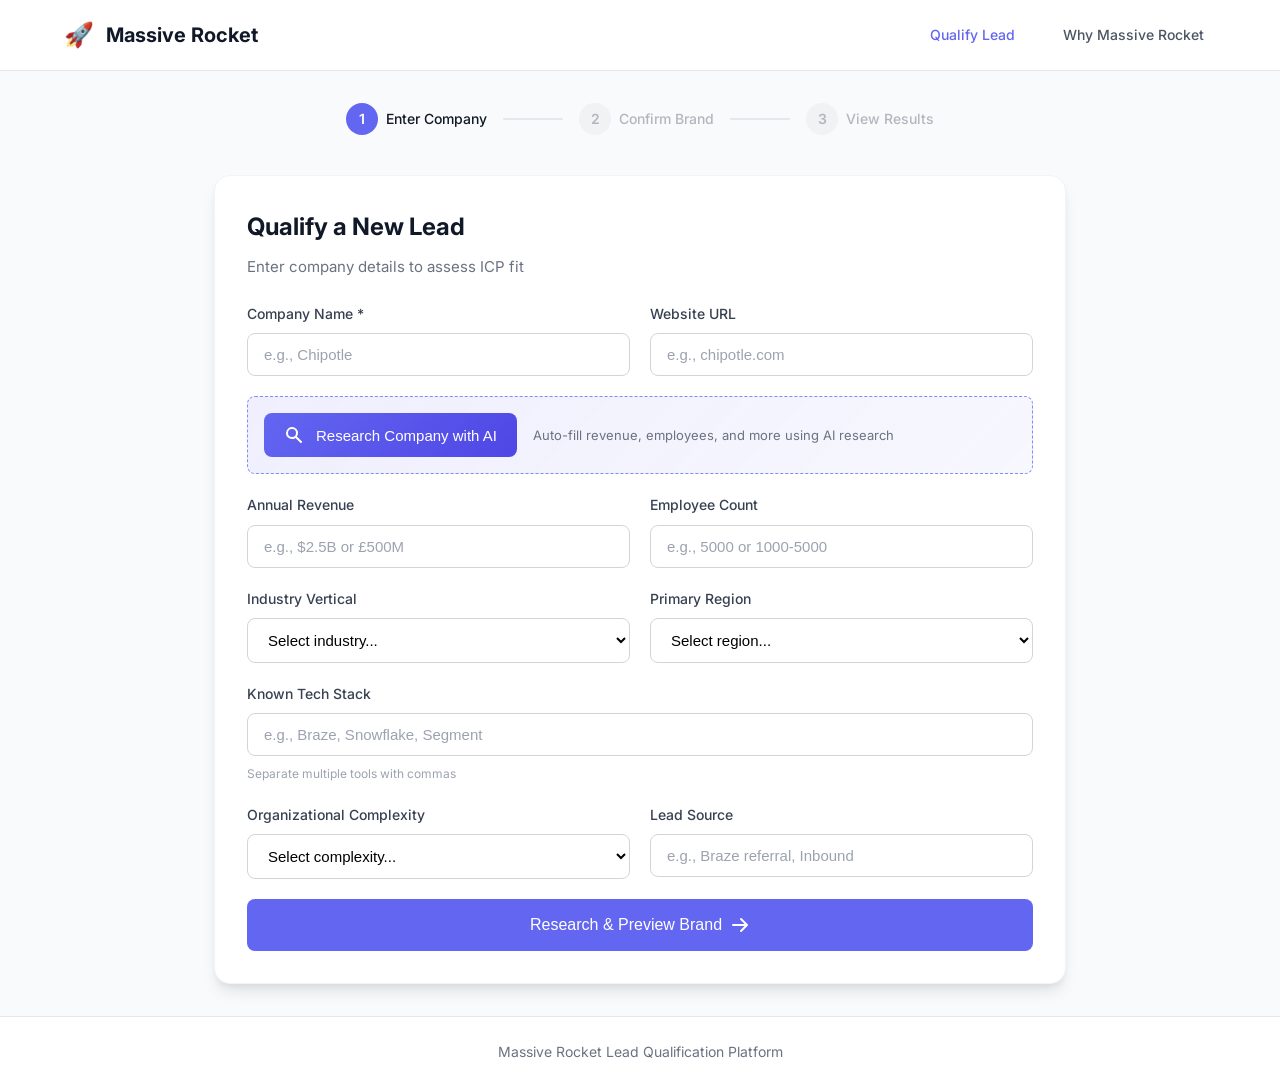
<file: index.html>
<!DOCTYPE html>
<html lang="en">
<head>
    <meta charset="UTF-8">
    <meta name="viewport" content="width=device-width, initial-scale=1.0">
    <title>Massive Rocket | Lead Qualification Platform</title>
    <link rel="stylesheet" href="styles.css">
    <link href="https://fonts.googleapis.com/css2?family=Inter:wght@400;500;600;700&display=swap" rel="stylesheet">
</head>
<body>
    <div class="app-container">
        <!-- Header -->
        <header class="header">
            <div class="header-content">
                <div class="logo">
                    <span class="logo-icon">🚀</span>
                    <span class="logo-text">Massive Rocket</span>
                </div>
                <nav class="nav">
                    <a href="#" class="nav-link active">Qualify Lead</a>
                    <a href="#why-mr" class="nav-link">Why Massive Rocket</a>
                </nav>
            </div>
        </header>

        <!-- Main Content -->
        <main class="main">
            <!-- Step Indicator -->
            <div class="step-indicator">
                <div class="step active" data-step="1">
                    <span class="step-number">1</span>
                    <span class="step-label">Enter Company</span>
                </div>
                <div class="step-line"></div>
                <div class="step" data-step="2">
                    <span class="step-number">2</span>
                    <span class="step-label">Confirm Brand</span>
                </div>
                <div class="step-line"></div>
                <div class="step" data-step="3">
                    <span class="step-number">3</span>
                    <span class="step-label">View Results</span>
                </div>
            </div>

            <!-- Step 1: Enter Company -->
            <section id="step-1" class="step-section active">
                <div class="card">
                    <div class="card-header">
                        <h1>Qualify a New Lead</h1>
                        <p class="subtitle">Enter company details to assess ICP fit</p>
                    </div>
                    <form id="company-form" class="form">
                        <div class="form-row">
                            <div class="form-group">
                                <label for="company-name">Company Name *</label>
                                <input type="text" id="company-name" placeholder="e.g., Chipotle" required>
                            </div>
                            <div class="form-group">
                                <label for="company-url">Website URL</label>
                                <input type="text" id="company-url" placeholder="e.g., chipotle.com">
                            </div>
                        </div>

                        <!-- Research Button -->
                        <div class="research-section">
                            <button type="button" class="btn btn-research" id="btn-research">
                                <svg class="btn-icon btn-icon-left" viewBox="0 0 20 20" fill="currentColor">
                                    <path fill-rule="evenodd" d="M8 4a4 4 0 100 8 4 4 0 000-8zM2 8a6 6 0 1110.89 3.476l4.817 4.817a1 1 0 01-1.414 1.414l-4.816-4.816A6 6 0 012 8z" clip-rule="evenodd" />
                                </svg>
                                Research Company with AI
                            </button>
                            <span class="research-hint">Auto-fill revenue, employees, and more using AI research</span>
                        </div>

                        <!-- Research Results Panel (hidden by default) -->
                        <div class="research-results hidden" id="research-results">
                            <div class="research-header">
                                <h3>Research Results</h3>
                                <span class="research-confidence" id="research-confidence">High Confidence</span>
                            </div>
                            <p class="research-description" id="research-description"></p>
                            <div class="research-grid" id="research-grid">
                                <!-- Results will be populated here -->
                            </div>
                            <div class="research-actions">
                                <button type="button" class="btn btn-secondary btn-sm" id="btn-dismiss-research">Dismiss</button>
                                <button type="button" class="btn btn-primary btn-sm" id="btn-apply-research">Apply to Form</button>
                            </div>
                        </div>

                        <div class="form-row">
                            <div class="form-group">
                                <label for="revenue">Annual Revenue</label>
                                <input type="text" id="revenue" placeholder="e.g., $2.5B or £500M">
                            </div>
                            <div class="form-group">
                                <label for="employees">Employee Count</label>
                                <input type="text" id="employees" placeholder="e.g., 5000 or 1000-5000">
                            </div>
                        </div>

                        <div class="form-row">
                            <div class="form-group">
                                <label for="vertical">Industry Vertical</label>
                                <select id="vertical">
                                    <option value="">Select industry...</option>
                                    <optgroup label="High Priority">
                                        <option value="qsr">QSR / Quick Service Restaurant</option>
                                        <option value="retail">Retail / E-commerce</option>
                                        <option value="travel">Travel & Hospitality</option>
                                        <option value="fintech">Fintech / Financial Services</option>
                                        <option value="delivery">Delivery / Logistics</option>
                                        <option value="convenience">Convenience / C-Store</option>
                                    </optgroup>
                                    <optgroup label="Medium Priority">
                                        <option value="telecom">Telecom</option>
                                        <option value="media">Media & Entertainment</option>
                                        <option value="healthcare">Healthcare</option>
                                        <option value="smart_home">Smart Home / IoT</option>
                                    </optgroup>
                                    <optgroup label="Other">
                                        <option value="saas">SaaS / Technology</option>
                                        <option value="manufacturing">Manufacturing</option>
                                        <option value="other">Other</option>
                                    </optgroup>
                                </select>
                            </div>
                            <div class="form-group">
                                <label for="region">Primary Region</label>
                                <select id="region">
                                    <option value="">Select region...</option>
                                    <option value="nam">North America (NAM)</option>
                                    <option value="emea">Europe (EMEA)</option>
                                    <option value="apac">Asia Pacific (APAC)</option>
                                    <option value="nam_emea">NAM + EMEA</option>
                                    <option value="global">Global / Multi-Region</option>
                                </select>
                            </div>
                        </div>

                        <div class="form-group">
                            <label for="tech-stack">Known Tech Stack</label>
                            <input type="text" id="tech-stack" placeholder="e.g., Braze, Snowflake, Segment">
                            <span class="form-hint">Separate multiple tools with commas</span>
                        </div>

                        <div class="form-row">
                            <div class="form-group">
                                <label for="complexity">Organizational Complexity</label>
                                <select id="complexity">
                                    <option value="">Select complexity...</option>
                                    <option value="multi_brand_multi_market">Multi-Brand + Multi-Market</option>
                                    <option value="multi_brand">Multi-Brand</option>
                                    <option value="multi_market">Multi-Market / Global</option>
                                    <option value="enterprise">Enterprise / Large</option>
                                    <option value="single">Single Brand / Region</option>
                                </select>
                            </div>
                            <div class="form-group">
                                <label for="source">Lead Source</label>
                                <input type="text" id="source" placeholder="e.g., Braze referral, Inbound">
                            </div>
                        </div>

                        <button type="submit" class="btn btn-primary btn-large">
                            Research & Preview Brand
                            <svg class="btn-icon" viewBox="0 0 20 20" fill="currentColor">
                                <path fill-rule="evenodd" d="M10.293 3.293a1 1 0 011.414 0l6 6a1 1 0 010 1.414l-6 6a1 1 0 01-1.414-1.414L14.586 11H3a1 1 0 110-2h11.586l-4.293-4.293a1 1 0 010-1.414z" clip-rule="evenodd" />
                            </svg>
                        </button>
                    </form>
                </div>
            </section>

            <!-- Step 2: Confirm Brand -->
            <section id="step-2" class="step-section">
                <div class="card">
                    <div class="card-header">
                        <h1>Confirm Brand Details</h1>
                        <p class="subtitle">Review the information below before qualification</p>
                    </div>

                    <div class="brand-preview">
                        <div class="brand-header">
                            <div class="brand-logo" id="brand-logo">
                                <span class="brand-initial">C</span>
                            </div>
                            <div class="brand-info">
                                <h2 id="preview-company-name">Company Name</h2>
                                <a id="preview-url" href="#" target="_blank" class="brand-url">company.com</a>
                            </div>
                        </div>

                        <div class="preview-grid">
                            <div class="preview-item">
                                <span class="preview-label">Revenue</span>
                                <span class="preview-value" id="preview-revenue">—</span>
                            </div>
                            <div class="preview-item">
                                <span class="preview-label">Employees</span>
                                <span class="preview-value" id="preview-employees">—</span>
                            </div>
                            <div class="preview-item">
                                <span class="preview-label">Vertical</span>
                                <span class="preview-value" id="preview-vertical">—</span>
                            </div>
                            <div class="preview-item">
                                <span class="preview-label">Region</span>
                                <span class="preview-value" id="preview-region">—</span>
                            </div>
                            <div class="preview-item full-width">
                                <span class="preview-label">Tech Stack</span>
                                <div class="tech-tags" id="preview-tech-stack">
                                    <span class="tech-tag">—</span>
                                </div>
                            </div>
                            <div class="preview-item">
                                <span class="preview-label">Complexity</span>
                                <span class="preview-value" id="preview-complexity">—</span>
                            </div>
                            <div class="preview-item">
                                <span class="preview-label">Source</span>
                                <span class="preview-value" id="preview-source">—</span>
                            </div>
                        </div>

                        <div class="confirmation-box">
                            <div class="confirmation-icon">
                                <svg viewBox="0 0 24 24" fill="none" stroke="currentColor" stroke-width="2">
                                    <circle cx="12" cy="12" r="10"/>
                                    <path d="M12 8v4M12 16h.01"/>
                                </svg>
                            </div>
                            <div class="confirmation-text">
                                <strong>Please confirm this is the correct brand</strong>
                                <p>This qualification will be scored against Massive Rocket's ICP criteria. Make sure the company details are accurate before proceeding.</p>
                            </div>
                        </div>
                    </div>

                    <div class="btn-group">
                        <button type="button" class="btn btn-secondary" id="btn-back">
                            <svg class="btn-icon btn-icon-left" viewBox="0 0 20 20" fill="currentColor">
                                <path fill-rule="evenodd" d="M9.707 16.707a1 1 0 01-1.414 0l-6-6a1 1 0 010-1.414l6-6a1 1 0 011.414 1.414L5.414 9H17a1 1 0 110 2H5.414l4.293 4.293a1 1 0 010 1.414z" clip-rule="evenodd" />
                            </svg>
                            Edit Details
                        </button>
                        <button type="button" class="btn btn-primary btn-large" id="btn-confirm">
                            Confirm & Qualify
                            <svg class="btn-icon" viewBox="0 0 20 20" fill="currentColor">
                                <path fill-rule="evenodd" d="M16.707 5.293a1 1 0 010 1.414l-8 8a1 1 0 01-1.414 0l-4-4a1 1 0 011.414-1.414L8 12.586l7.293-7.293a1 1 0 011.414 0z" clip-rule="evenodd" />
                            </svg>
                        </button>
                    </div>
                </div>
            </section>

            <!-- Step 3: Results -->
            <section id="step-3" class="step-section">
                <div class="results-container">
                    <!-- Score Card -->
                    <div class="card score-card">
                        <div class="score-header">
                            <div class="score-company">
                                <div class="brand-logo small" id="result-logo">
                                    <span class="brand-initial">C</span>
                                </div>
                                <div>
                                    <h2 id="result-company-name">Company Name</h2>
                                    <span class="score-status" id="result-status">Qualify In</span>
                                </div>
                            </div>
                            <div class="score-display">
                                <span class="score-number" id="result-score">8.2</span>
                                <span class="score-max">/10</span>
                            </div>
                        </div>

                        <div class="score-breakdown" id="score-breakdown">
                            <!-- Score items will be injected here -->
                        </div>

                        <!-- Signals -->
                        <div class="signals-section" id="signals-section">
                            <!-- Signals will be injected here -->
                        </div>
                    </div>

                    <!-- Why Massive Rocket -->
                    <div class="card why-mr-card" id="why-mr">
                        <div class="card-header">
                            <h2>Why Massive Rocket?</h2>
                            <p class="subtitle">How we create value for brands like this</p>
                        </div>

                        <div class="value-prop">
                            <blockquote class="master-vp">
                                "We turn fragmented customer data and under-used data platforms into a growth engine that execs can steer and teams can run."
                            </blockquote>
                        </div>

                        <div class="pillars">
                            <div class="pillar">
                                <div class="pillar-icon">
                                    <svg viewBox="0 0 24 24" fill="none" stroke="currentColor" stroke-width="2">
                                        <path d="M4 7v10c0 2 1 3 3 3h10c2 0 3-1 3-3V7c0-2-1-3-3-3H7c-2 0-3 1-3 3z"/>
                                        <path d="M8 12h8M12 8v8"/>
                                    </svg>
                                </div>
                                <h3>Data Foundations</h3>
                                <p>Unify and govern customer data across warehouse, CDP, CRM, apps, web, POS and partners into an actionable layer.</p>
                            </div>
                            <div class="pillar">
                                <div class="pillar-icon">
                                    <svg viewBox="0 0 24 24" fill="none" stroke="currentColor" stroke-width="2">
                                        <path d="M12 2L2 7l10 5 10-5-10-5z"/>
                                        <path d="M2 17l10 5 10-5M2 12l10 5 10-5"/>
                                    </svg>
                                </div>
                                <h3>Engagement Stack</h3>
                                <p>Architect and run the engagement stack (Braze + Snowflake + adjacent tools) as one operating model, not disconnected projects.</p>
                            </div>
                            <div class="pillar">
                                <div class="pillar-icon">
                                    <svg viewBox="0 0 24 24" fill="none" stroke="currentColor" stroke-width="2">
                                        <path d="M3 3v18h18"/>
                                        <path d="M18 9l-5 5-4-4-3 3"/>
                                    </svg>
                                </div>
                                <h3>Measurement & Decisioning</h3>
                                <p>Link engagement and loyalty to revenue, margin and LTV—not just open rates. Build experimentation into the stack.</p>
                            </div>
                            <div class="pillar">
                                <div class="pillar-icon">
                                    <svg viewBox="0 0 24 24" fill="none" stroke="currentColor" stroke-width="2">
                                        <path d="M17 21v-2a4 4 0 00-4-4H5a4 4 0 00-4 4v2"/>
                                        <circle cx="9" cy="7" r="4"/>
                                        <path d="M23 21v-2a4 4 0 00-3-3.87M16 3.13a4 4 0 010 7.75"/>
                                    </svg>
                                </div>
                                <h3>Talent & Capacity</h3>
                                <p>Senior architects and hands-on specialists (Braze, Snowflake, data, CRM, loyalty) that clients struggle to hire and retain.</p>
                            </div>
                        </div>

                        <div class="differentiators">
                            <h3>What Sets Us Apart</h3>
                            <div class="diff-grid">
                                <div class="diff-item">
                                    <span class="diff-check">✓</span>
                                    <span>Tech-agnostic: works with packaged CDP, warehouse-first, or hybrid setups</span>
                                </div>
                                <div class="diff-item">
                                    <span class="diff-check">✓</span>
                                    <span>Cross-industry expertise: QSR, Convenience, Healthcare, Finance, Sports</span>
                                </div>
                                <div class="diff-item">
                                    <span class="diff-check">✓</span>
                                    <span>Set clients up to own more over time—no black-box setups</span>
                                </div>
                                <div class="diff-item">
                                    <span class="diff-check">✓</span>
                                    <span>Global, regional and local team execution without fragmenting customer view</span>
                                </div>
                            </div>
                        </div>
                    </div>

                    <!-- Discovery Questions -->
                    <div class="card discovery-card">
                        <div class="card-header">
                            <h2>Discovery Questions</h2>
                            <p class="subtitle">Tailored questions to ask during your discovery call based on this lead's profile</p>
                        </div>
                        <div class="discovery-questions" id="discovery-questions">
                            <!-- Discovery questions will be injected here -->
                        </div>
                    </div>

                    <!-- Next Steps -->
                    <div class="card next-steps-card">
                        <div class="card-header">
                            <h2>Recommended Next Steps</h2>
                        </div>
                        <div class="next-steps" id="next-steps">
                            <!-- Next steps will be injected here -->
                        </div>
                        <div class="action-buttons">
                            <button class="btn btn-secondary" id="btn-new-lead">
                                <svg class="btn-icon btn-icon-left" viewBox="0 0 20 20" fill="currentColor">
                                    <path fill-rule="evenodd" d="M10 3a1 1 0 011 1v5h5a1 1 0 110 2h-5v5a1 1 0 11-2 0v-5H4a1 1 0 110-2h5V4a1 1 0 011-1z" clip-rule="evenodd" />
                                </svg>
                                Qualify Another Lead
                            </button>
                            <button class="btn btn-notion" id="btn-sync-notion">
                                <svg class="btn-icon btn-icon-left" viewBox="0 0 20 20" fill="currentColor">
                                    <path d="M4.5 2A2.5 2.5 0 002 4.5v11A2.5 2.5 0 004.5 18h11a2.5 2.5 0 002.5-2.5v-11A2.5 2.5 0 0015.5 2h-11zM5 5.5A.5.5 0 015.5 5h5a.5.5 0 01.5.5v9a.5.5 0 01-.5.5h-5a.5.5 0 01-.5-.5v-9zM12 5h2.5a.5.5 0 01.5.5v4a.5.5 0 01-.5.5H12V5z"/>
                                </svg>
                                Save to Notion
                            </button>
                            <button class="btn btn-primary" id="btn-export">
                                <svg class="btn-icon btn-icon-left" viewBox="0 0 20 20" fill="currentColor">
                                    <path fill-rule="evenodd" d="M3 17a1 1 0 011-1h12a1 1 0 110 2H4a1 1 0 01-1-1zm3.293-7.707a1 1 0 011.414 0L9 10.586V3a1 1 0 112 0v7.586l1.293-1.293a1 1 0 111.414 1.414l-3 3a1 1 0 01-1.414 0l-3-3a1 1 0 010-1.414z" clip-rule="evenodd" />
                                </svg>
                                Export Report
                            </button>
                        </div>
                    </div>
                </div>
            </section>
        </main>

        <!-- Footer -->
        <footer class="footer">
            <p>Massive Rocket Lead Qualification Platform</p>
        </footer>
    </div>

    <script src="app.js"></script>
</body>
</html>
</file>
<file: styles.css>
/* ============================================
   Massive Rocket Lead Qualification Platform
   Modern Design System
   ============================================ */

/* CSS Variables */
:root {
    /* Colors */
    --color-primary: #6366f1;
    --color-primary-dark: #4f46e5;
    --color-primary-light: #818cf8;
    --color-primary-bg: rgba(99, 102, 241, 0.1);

    --color-success: #10b981;
    --color-success-bg: rgba(16, 185, 129, 0.1);
    --color-warning: #f59e0b;
    --color-warning-bg: rgba(245, 158, 11, 0.1);
    --color-danger: #ef4444;
    --color-danger-bg: rgba(239, 68, 68, 0.1);

    --color-gray-50: #f9fafb;
    --color-gray-100: #f3f4f6;
    --color-gray-200: #e5e7eb;
    --color-gray-300: #d1d5db;
    --color-gray-400: #9ca3af;
    --color-gray-500: #6b7280;
    --color-gray-600: #4b5563;
    --color-gray-700: #374151;
    --color-gray-800: #1f2937;
    --color-gray-900: #111827;

    --color-bg: #f9fafb;
    --color-surface: #ffffff;
    --color-text: #111827;
    --color-text-secondary: #6b7280;

    /* Spacing */
    --space-1: 0.25rem;
    --space-2: 0.5rem;
    --space-3: 0.75rem;
    --space-4: 1rem;
    --space-5: 1.25rem;
    --space-6: 1.5rem;
    --space-8: 2rem;
    --space-10: 2.5rem;
    --space-12: 3rem;
    --space-16: 4rem;

    /* Border Radius */
    --radius-sm: 0.375rem;
    --radius-md: 0.5rem;
    --radius-lg: 0.75rem;
    --radius-xl: 1rem;
    --radius-2xl: 1.5rem;
    --radius-full: 9999px;

    /* Shadows */
    --shadow-sm: 0 1px 2px 0 rgba(0, 0, 0, 0.05);
    --shadow-md: 0 4px 6px -1px rgba(0, 0, 0, 0.1), 0 2px 4px -1px rgba(0, 0, 0, 0.06);
    --shadow-lg: 0 10px 15px -3px rgba(0, 0, 0, 0.1), 0 4px 6px -2px rgba(0, 0, 0, 0.05);
    --shadow-xl: 0 20px 25px -5px rgba(0, 0, 0, 0.1), 0 10px 10px -5px rgba(0, 0, 0, 0.04);

    /* Transitions */
    --transition-fast: 150ms cubic-bezier(0.4, 0, 0.2, 1);
    --transition-normal: 200ms cubic-bezier(0.4, 0, 0.2, 1);
    --transition-slow: 300ms cubic-bezier(0.4, 0, 0.2, 1);
}

/* Reset */
*, *::before, *::after {
    box-sizing: border-box;
    margin: 0;
    padding: 0;
}

/* Base */
html {
    font-size: 16px;
    -webkit-font-smoothing: antialiased;
    -moz-osx-font-smoothing: grayscale;
}

body {
    font-family: 'Inter', -apple-system, BlinkMacSystemFont, 'Segoe UI', Roboto, sans-serif;
    background-color: var(--color-bg);
    color: var(--color-text);
    line-height: 1.6;
}

/* App Container */
.app-container {
    min-height: 100vh;
    display: flex;
    flex-direction: column;
}

/* Header */
.header {
    background: var(--color-surface);
    border-bottom: 1px solid var(--color-gray-200);
    position: sticky;
    top: 0;
    z-index: 100;
}

.header-content {
    max-width: 1200px;
    margin: 0 auto;
    padding: var(--space-4) var(--space-6);
    display: flex;
    align-items: center;
    justify-content: space-between;
}

.logo {
    display: flex;
    align-items: center;
    gap: var(--space-3);
    font-weight: 700;
    font-size: 1.25rem;
    color: var(--color-gray-900);
}

.logo-icon {
    font-size: 1.5rem;
}

.nav {
    display: flex;
    gap: var(--space-6);
}

.nav-link {
    text-decoration: none;
    color: var(--color-gray-600);
    font-weight: 500;
    font-size: 0.875rem;
    padding: var(--space-2) var(--space-3);
    border-radius: var(--radius-md);
    transition: all var(--transition-fast);
}

.nav-link:hover {
    color: var(--color-primary);
    background: var(--color-primary-bg);
}

.nav-link.active {
    color: var(--color-primary);
}

/* Main */
.main {
    flex: 1;
    max-width: 900px;
    width: 100%;
    margin: 0 auto;
    padding: var(--space-8) var(--space-6);
}

/* Step Indicator */
.step-indicator {
    display: flex;
    align-items: center;
    justify-content: center;
    gap: var(--space-4);
    margin-bottom: var(--space-10);
}

.step {
    display: flex;
    align-items: center;
    gap: var(--space-2);
    opacity: 0.4;
    transition: opacity var(--transition-normal);
}

.step.active {
    opacity: 1;
}

.step.completed {
    opacity: 1;
}

.step-number {
    width: 32px;
    height: 32px;
    border-radius: var(--radius-full);
    background: var(--color-gray-200);
    display: flex;
    align-items: center;
    justify-content: center;
    font-weight: 600;
    font-size: 0.875rem;
    color: var(--color-gray-600);
    transition: all var(--transition-normal);
}

.step.active .step-number {
    background: var(--color-primary);
    color: white;
}

.step.completed .step-number {
    background: var(--color-success);
    color: white;
}

.step-label {
    font-size: 0.875rem;
    font-weight: 500;
    color: var(--color-gray-600);
}

.step.active .step-label {
    color: var(--color-gray-900);
}

.step-line {
    width: 60px;
    height: 2px;
    background: var(--color-gray-200);
    border-radius: var(--radius-full);
}

/* Cards */
.card {
    background: var(--color-surface);
    border-radius: var(--radius-xl);
    box-shadow: var(--shadow-lg);
    padding: var(--space-8);
    border: 1px solid var(--color-gray-100);
}

.card-header {
    margin-bottom: var(--space-6);
}

.card-header h1, .card-header h2 {
    font-size: 1.5rem;
    font-weight: 700;
    color: var(--color-gray-900);
    margin-bottom: var(--space-2);
}

.subtitle {
    color: var(--color-gray-500);
    font-size: 0.9375rem;
}

/* Step Sections */
.step-section {
    display: none;
}

.step-section.active {
    display: block;
    animation: fadeIn var(--transition-slow) ease-out;
}

@keyframes fadeIn {
    from {
        opacity: 0;
        transform: translateY(10px);
    }
    to {
        opacity: 1;
        transform: translateY(0);
    }
}

/* Forms */
.form {
    display: flex;
    flex-direction: column;
    gap: var(--space-5);
}

.form-row {
    display: grid;
    grid-template-columns: 1fr 1fr;
    gap: var(--space-5);
}

@media (max-width: 640px) {
    .form-row {
        grid-template-columns: 1fr;
    }
}

.form-group {
    display: flex;
    flex-direction: column;
    gap: var(--space-2);
}

.form-group label {
    font-size: 0.875rem;
    font-weight: 500;
    color: var(--color-gray-700);
}

.form-group input,
.form-group select {
    padding: var(--space-3) var(--space-4);
    border: 1px solid var(--color-gray-300);
    border-radius: var(--radius-md);
    font-size: 0.9375rem;
    transition: all var(--transition-fast);
    background: var(--color-surface);
}

.form-group input:focus,
.form-group select:focus {
    outline: none;
    border-color: var(--color-primary);
    box-shadow: 0 0 0 3px var(--color-primary-bg);
}

.form-group input::placeholder {
    color: var(--color-gray-400);
}

.form-hint {
    font-size: 0.75rem;
    color: var(--color-gray-400);
}

/* Research Section */
.research-section {
    display: flex;
    align-items: center;
    gap: var(--space-4);
    padding: var(--space-4);
    background: linear-gradient(135deg, var(--color-primary-bg) 0%, rgba(99, 102, 241, 0.05) 100%);
    border-radius: var(--radius-md);
    border: 1px dashed var(--color-primary-light);
}

.btn-research {
    background: linear-gradient(135deg, var(--color-primary) 0%, var(--color-primary-dark) 100%);
    color: white;
    white-space: nowrap;
}

.btn-research:hover {
    transform: translateY(-1px);
    box-shadow: var(--shadow-md);
}

.btn-research:disabled {
    background: var(--color-gray-300);
    cursor: not-allowed;
    transform: none;
}

.research-hint {
    font-size: 0.8125rem;
    color: var(--color-gray-500);
}

/* Research Results Panel */
.research-results {
    padding: var(--space-5);
    background: var(--color-gray-50);
    border-radius: var(--radius-lg);
    border: 1px solid var(--color-gray-200);
    animation: fadeIn var(--transition-normal) ease-out;
}

.research-results.hidden {
    display: none;
}

.research-header {
    display: flex;
    justify-content: space-between;
    align-items: center;
    margin-bottom: var(--space-3);
}

.research-header h3 {
    font-size: 1rem;
    font-weight: 600;
    color: var(--color-gray-900);
    margin: 0;
}

.research-confidence {
    font-size: 0.75rem;
    font-weight: 500;
    padding: var(--space-1) var(--space-2);
    border-radius: var(--radius-full);
    background: var(--color-success-bg);
    color: var(--color-success);
}

.research-confidence.medium {
    background: var(--color-warning-bg);
    color: var(--color-warning);
}

.research-confidence.low {
    background: var(--color-danger-bg);
    color: var(--color-danger);
}

.research-description {
    font-size: 0.875rem;
    color: var(--color-gray-600);
    margin-bottom: var(--space-4);
    line-height: 1.5;
}

.research-grid {
    display: grid;
    grid-template-columns: repeat(2, 1fr);
    gap: var(--space-3);
    margin-bottom: var(--space-4);
}

@media (max-width: 640px) {
    .research-grid {
        grid-template-columns: 1fr;
    }
}

.research-item {
    display: flex;
    flex-direction: column;
    gap: var(--space-1);
    padding: var(--space-3);
    background: var(--color-surface);
    border-radius: var(--radius-md);
    border: 1px solid var(--color-gray-200);
}

.research-item-label {
    font-size: 0.6875rem;
    font-weight: 600;
    color: var(--color-gray-500);
    text-transform: uppercase;
    letter-spacing: 0.05em;
}

.research-item-value {
    font-size: 0.9375rem;
    font-weight: 500;
    color: var(--color-gray-900);
}

.research-item-source {
    font-size: 0.6875rem;
    color: var(--color-gray-400);
    font-style: italic;
}

.research-actions {
    display: flex;
    gap: var(--space-3);
    justify-content: flex-end;
}

.btn-sm {
    padding: var(--space-2) var(--space-4);
    font-size: 0.8125rem;
}

/* Buttons */
.btn {
    display: inline-flex;
    align-items: center;
    justify-content: center;
    gap: var(--space-2);
    padding: var(--space-3) var(--space-5);
    border: none;
    border-radius: var(--radius-md);
    font-size: 0.9375rem;
    font-weight: 500;
    cursor: pointer;
    transition: all var(--transition-fast);
}

.btn-primary {
    background: var(--color-primary);
    color: white;
}

.btn-primary:hover {
    background: var(--color-primary-dark);
    transform: translateY(-1px);
    box-shadow: var(--shadow-md);
}

.btn-secondary {
    background: var(--color-gray-100);
    color: var(--color-gray-700);
}

.btn-secondary:hover {
    background: var(--color-gray-200);
}

.btn-large {
    padding: var(--space-4) var(--space-8);
    font-size: 1rem;
}

.btn-icon {
    width: 20px;
    height: 20px;
}

.btn-icon-left {
    margin-right: var(--space-1);
}

.btn-group {
    display: flex;
    gap: var(--space-4);
    justify-content: flex-end;
    margin-top: var(--space-6);
}

/* Brand Preview (Step 2) */
.brand-preview {
    padding: var(--space-6);
    background: var(--color-gray-50);
    border-radius: var(--radius-lg);
    margin-bottom: var(--space-4);
}

.brand-header {
    display: flex;
    align-items: center;
    gap: var(--space-4);
    margin-bottom: var(--space-6);
    padding-bottom: var(--space-6);
    border-bottom: 1px solid var(--color-gray-200);
}

.brand-logo {
    width: 64px;
    height: 64px;
    background: linear-gradient(135deg, var(--color-primary), var(--color-primary-dark));
    border-radius: var(--radius-lg);
    display: flex;
    align-items: center;
    justify-content: center;
}

.brand-logo.small {
    width: 48px;
    height: 48px;
}

.brand-initial {
    color: white;
    font-size: 1.5rem;
    font-weight: 700;
}

.brand-logo.small .brand-initial {
    font-size: 1.25rem;
}

.brand-info h2 {
    font-size: 1.25rem;
    font-weight: 600;
    color: var(--color-gray-900);
    margin-bottom: var(--space-1);
}

.brand-url {
    color: var(--color-primary);
    text-decoration: none;
    font-size: 0.875rem;
}

.brand-url:hover {
    text-decoration: underline;
}

.preview-grid {
    display: grid;
    grid-template-columns: repeat(2, 1fr);
    gap: var(--space-4);
}

.preview-item {
    display: flex;
    flex-direction: column;
    gap: var(--space-1);
}

.preview-item.full-width {
    grid-column: 1 / -1;
}

.preview-label {
    font-size: 0.75rem;
    font-weight: 500;
    color: var(--color-gray-500);
    text-transform: uppercase;
    letter-spacing: 0.05em;
}

.preview-value {
    font-size: 0.9375rem;
    font-weight: 500;
    color: var(--color-gray-900);
}

.tech-tags {
    display: flex;
    flex-wrap: wrap;
    gap: var(--space-2);
}

.tech-tag {
    padding: var(--space-1) var(--space-3);
    background: var(--color-primary-bg);
    color: var(--color-primary);
    border-radius: var(--radius-full);
    font-size: 0.8125rem;
    font-weight: 500;
}

.tech-tag.braze {
    background: rgba(255, 102, 0, 0.1);
    color: #ff6600;
}

.tech-tag.snowflake {
    background: rgba(41, 180, 227, 0.1);
    color: #29b4e3;
}

/* Confirmation Box */
.confirmation-box {
    display: flex;
    gap: var(--space-4);
    padding: var(--space-4);
    background: var(--color-warning-bg);
    border-radius: var(--radius-md);
    margin-top: var(--space-6);
    border: 1px solid rgba(245, 158, 11, 0.3);
}

.confirmation-icon {
    flex-shrink: 0;
}

.confirmation-icon svg {
    width: 24px;
    height: 24px;
    color: var(--color-warning);
}

.confirmation-text strong {
    display: block;
    color: var(--color-gray-900);
    margin-bottom: var(--space-1);
}

.confirmation-text p {
    font-size: 0.875rem;
    color: var(--color-gray-600);
    margin: 0;
}

/* Results (Step 3) */
.results-container {
    display: flex;
    flex-direction: column;
    gap: var(--space-6);
}

/* Score Card */
.score-card {
    overflow: hidden;
}

.score-header {
    display: flex;
    justify-content: space-between;
    align-items: center;
    padding-bottom: var(--space-6);
    border-bottom: 1px solid var(--color-gray-200);
    margin-bottom: var(--space-6);
}

.score-company {
    display: flex;
    align-items: center;
    gap: var(--space-4);
}

.score-company h2 {
    font-size: 1.25rem;
    font-weight: 600;
    margin-bottom: var(--space-1);
}

.score-status {
    display: inline-block;
    padding: var(--space-1) var(--space-3);
    border-radius: var(--radius-full);
    font-size: 0.75rem;
    font-weight: 600;
    text-transform: uppercase;
    letter-spacing: 0.05em;
}

.score-status.qualify-in {
    background: var(--color-success-bg);
    color: var(--color-success);
}

.score-status.borderline {
    background: var(--color-warning-bg);
    color: var(--color-warning);
}

.score-status.qualify-out {
    background: var(--color-danger-bg);
    color: var(--color-danger);
}

.score-display {
    text-align: right;
}

.score-number {
    font-size: 3rem;
    font-weight: 700;
    color: var(--color-primary);
    line-height: 1;
}

.score-max {
    font-size: 1.5rem;
    color: var(--color-gray-400);
    font-weight: 500;
}

/* Score Breakdown */
.score-breakdown {
    display: flex;
    flex-direction: column;
    gap: var(--space-4);
}

.score-item {
    display: grid;
    grid-template-columns: 140px 1fr 80px;
    align-items: center;
    gap: var(--space-4);
}

.score-item-label {
    font-size: 0.875rem;
    font-weight: 500;
    color: var(--color-gray-600);
}

.score-bar-container {
    height: 8px;
    background: var(--color-gray-100);
    border-radius: var(--radius-full);
    overflow: hidden;
}

.score-bar {
    height: 100%;
    background: linear-gradient(90deg, var(--color-primary), var(--color-primary-light));
    border-radius: var(--radius-full);
    transition: width var(--transition-slow);
}

.score-bar.low {
    background: linear-gradient(90deg, var(--color-danger), #f87171);
}

.score-bar.medium {
    background: linear-gradient(90deg, var(--color-warning), #fbbf24);
}

.score-bar.high {
    background: linear-gradient(90deg, var(--color-success), #34d399);
}

.score-item-value {
    font-size: 0.875rem;
    font-weight: 500;
    color: var(--color-gray-700);
    text-align: right;
}

/* Signals Section */
.signals-section {
    margin-top: var(--space-6);
    padding-top: var(--space-6);
    border-top: 1px solid var(--color-gray-200);
}

.signals-group {
    margin-bottom: var(--space-4);
}

.signals-group:last-child {
    margin-bottom: 0;
}

.signals-title {
    font-size: 0.875rem;
    font-weight: 600;
    color: var(--color-gray-700);
    margin-bottom: var(--space-3);
    display: flex;
    align-items: center;
    gap: var(--space-2);
}

.signals-title .icon {
    width: 18px;
    height: 18px;
}

.signals-title.positive {
    color: var(--color-success);
}

.signals-title.negative {
    color: var(--color-danger);
}

.signals-list {
    display: flex;
    flex-wrap: wrap;
    gap: var(--space-2);
}

.signal-tag {
    padding: var(--space-1) var(--space-3);
    border-radius: var(--radius-full);
    font-size: 0.8125rem;
    font-weight: 500;
}

.signal-tag.positive {
    background: var(--color-success-bg);
    color: var(--color-success);
}

.signal-tag.negative {
    background: var(--color-danger-bg);
    color: var(--color-danger);
}

/* Why Massive Rocket Card */
.why-mr-card {
    background: linear-gradient(135deg, #f8fafc 0%, #f1f5f9 100%);
}

.value-prop {
    margin-bottom: var(--space-8);
}

.master-vp {
    font-size: 1.25rem;
    font-weight: 500;
    color: var(--color-gray-800);
    line-height: 1.6;
    padding: var(--space-6);
    background: var(--color-surface);
    border-left: 4px solid var(--color-primary);
    border-radius: var(--radius-md);
    margin: 0;
}

.pillars {
    display: grid;
    grid-template-columns: repeat(2, 1fr);
    gap: var(--space-6);
    margin-bottom: var(--space-8);
}

@media (max-width: 640px) {
    .pillars {
        grid-template-columns: 1fr;
    }
}

.pillar {
    padding: var(--space-5);
    background: var(--color-surface);
    border-radius: var(--radius-lg);
    border: 1px solid var(--color-gray-200);
}

.pillar-icon {
    width: 40px;
    height: 40px;
    background: var(--color-primary-bg);
    border-radius: var(--radius-md);
    display: flex;
    align-items: center;
    justify-content: center;
    margin-bottom: var(--space-3);
}

.pillar-icon svg {
    width: 24px;
    height: 24px;
    color: var(--color-primary);
}

.pillar h3 {
    font-size: 1rem;
    font-weight: 600;
    color: var(--color-gray-900);
    margin-bottom: var(--space-2);
}

.pillar p {
    font-size: 0.875rem;
    color: var(--color-gray-600);
    margin: 0;
}

.differentiators {
    padding: var(--space-6);
    background: var(--color-surface);
    border-radius: var(--radius-lg);
}

.differentiators h3 {
    font-size: 1rem;
    font-weight: 600;
    color: var(--color-gray-900);
    margin-bottom: var(--space-4);
}

.diff-grid {
    display: grid;
    gap: var(--space-3);
}

.diff-item {
    display: flex;
    align-items: flex-start;
    gap: var(--space-3);
    font-size: 0.9375rem;
    color: var(--color-gray-700);
}

.diff-check {
    color: var(--color-success);
    font-weight: 600;
    flex-shrink: 0;
}

/* Next Steps Card */
.next-steps {
    display: flex;
    flex-direction: column;
    gap: var(--space-3);
    margin-bottom: var(--space-6);
}

.next-step-item {
    display: flex;
    align-items: flex-start;
    gap: var(--space-3);
    padding: var(--space-4);
    background: var(--color-gray-50);
    border-radius: var(--radius-md);
    border: 1px solid var(--color-gray-200);
}

.next-step-number {
    width: 24px;
    height: 24px;
    background: var(--color-primary);
    color: white;
    border-radius: var(--radius-full);
    display: flex;
    align-items: center;
    justify-content: center;
    font-size: 0.75rem;
    font-weight: 600;
    flex-shrink: 0;
}

.next-step-text {
    font-size: 0.9375rem;
    color: var(--color-gray-700);
}

.action-buttons {
    display: flex;
    gap: var(--space-4);
    justify-content: flex-end;
    flex-wrap: wrap;
}

/* Notion Button */
.btn-notion {
    background: #000000;
    color: white;
}

.btn-notion:hover {
    background: #2d2d2d;
    transform: translateY(-1px);
    box-shadow: var(--shadow-md);
}

.btn-notion.btn-disabled {
    background: var(--color-gray-300);
    color: var(--color-gray-500);
    cursor: not-allowed;
}

.btn-notion.btn-disabled:hover {
    transform: none;
    box-shadow: none;
}

/* Loading Spinner */
.loading-spinner {
    display: inline-block;
    width: 16px;
    height: 16px;
    border: 2px solid rgba(255, 255, 255, 0.3);
    border-top-color: white;
    border-radius: 50%;
    animation: spin 0.8s linear infinite;
}

/* Notifications */
.notification {
    position: fixed;
    bottom: var(--space-6);
    right: var(--space-6);
    padding: var(--space-4) var(--space-6);
    background: var(--color-gray-800);
    color: white;
    border-radius: var(--radius-lg);
    box-shadow: var(--shadow-xl);
    display: flex;
    align-items: center;
    gap: var(--space-4);
    z-index: 1000;
    animation: slideIn var(--transition-normal) ease-out;
    max-width: 400px;
}

.notification-success {
    background: var(--color-success);
}

.notification-error {
    background: var(--color-danger);
}

.notification-close {
    background: none;
    border: none;
    color: white;
    font-size: 1.25rem;
    cursor: pointer;
    opacity: 0.7;
    transition: opacity var(--transition-fast);
    padding: 0;
    line-height: 1;
}

.notification-close:hover {
    opacity: 1;
}

.notification.fade-out {
    animation: fadeOut var(--transition-normal) ease-out forwards;
}

@keyframes slideIn {
    from {
        transform: translateX(100%);
        opacity: 0;
    }
    to {
        transform: translateX(0);
        opacity: 1;
    }
}

@keyframes fadeOut {
    from {
        transform: translateX(0);
        opacity: 1;
    }
    to {
        transform: translateX(100%);
        opacity: 0;
    }
}

/* Footer */
.footer {
    background: var(--color-surface);
    border-top: 1px solid var(--color-gray-200);
    padding: var(--space-6);
    text-align: center;
}

.footer p {
    color: var(--color-gray-500);
    font-size: 0.875rem;
    margin: 0;
}

/* Utility Classes */
.hidden {
    display: none !important;
}

/* Loading State */
.loading {
    position: relative;
    pointer-events: none;
}

.loading::after {
    content: "";
    position: absolute;
    top: 50%;
    left: 50%;
    width: 20px;
    height: 20px;
    margin: -10px 0 0 -10px;
    border: 2px solid transparent;
    border-top-color: white;
    border-radius: 50%;
    animation: spin 0.8s linear infinite;
}

@keyframes spin {
    to {
        transform: rotate(360deg);
    }
}

/* Responsive */
@media (max-width: 768px) {
    .header-content {
        padding: var(--space-3) var(--space-4);
    }

    .main {
        padding: var(--space-4);
    }

    .card {
        padding: var(--space-5);
    }

    .step-indicator {
        flex-wrap: wrap;
        gap: var(--space-3);
    }

    .step-line {
        display: none;
    }

    .score-header {
        flex-direction: column;
        text-align: center;
        gap: var(--space-4);
    }

    .score-company {
        flex-direction: column;
    }

    .score-display {
        text-align: center;
    }

    .score-item {
        grid-template-columns: 1fr;
        gap: var(--space-2);
    }

    .score-item-value {
        text-align: left;
    }

    .btn-group,
    .action-buttons {
        flex-direction: column;
    }

    .btn-group .btn,
    .action-buttons .btn {
        width: 100%;
    }
}

/* Discovery Questions */
.discovery-card {
    margin-bottom: var(--space-6);
}

.discovery-questions {
    padding: var(--space-4);
}

.discovery-group {
    margin-bottom: var(--space-5);
}

.discovery-group:last-child {
    margin-bottom: 0;
}

.discovery-category {
    font-size: 0.875rem;
    font-weight: 600;
    color: var(--primary);
    text-transform: uppercase;
    letter-spacing: 0.05em;
    margin-bottom: var(--space-3);
    padding-bottom: var(--space-2);
    border-bottom: 1px solid var(--gray-200);
}

.discovery-list {
    list-style: none;
    padding: 0;
    margin: 0;
}

.discovery-item {
    position: relative;
    padding: var(--space-2) 0 var(--space-2) var(--space-6);
    color: var(--gray-700);
    font-size: 0.9375rem;
    line-height: 1.5;
    border-bottom: 1px solid var(--gray-100);
}

.discovery-item:last-child {
    border-bottom: none;
}

.discovery-item::before {
    content: "?";
    position: absolute;
    left: 0;
    top: var(--space-2);
    width: 20px;
    height: 20px;
    background: var(--primary-light, #eef2ff);
    color: var(--primary);
    border-radius: 50%;
    display: flex;
    align-items: center;
    justify-content: center;
    font-size: 0.75rem;
    font-weight: 700;
}
</file>
